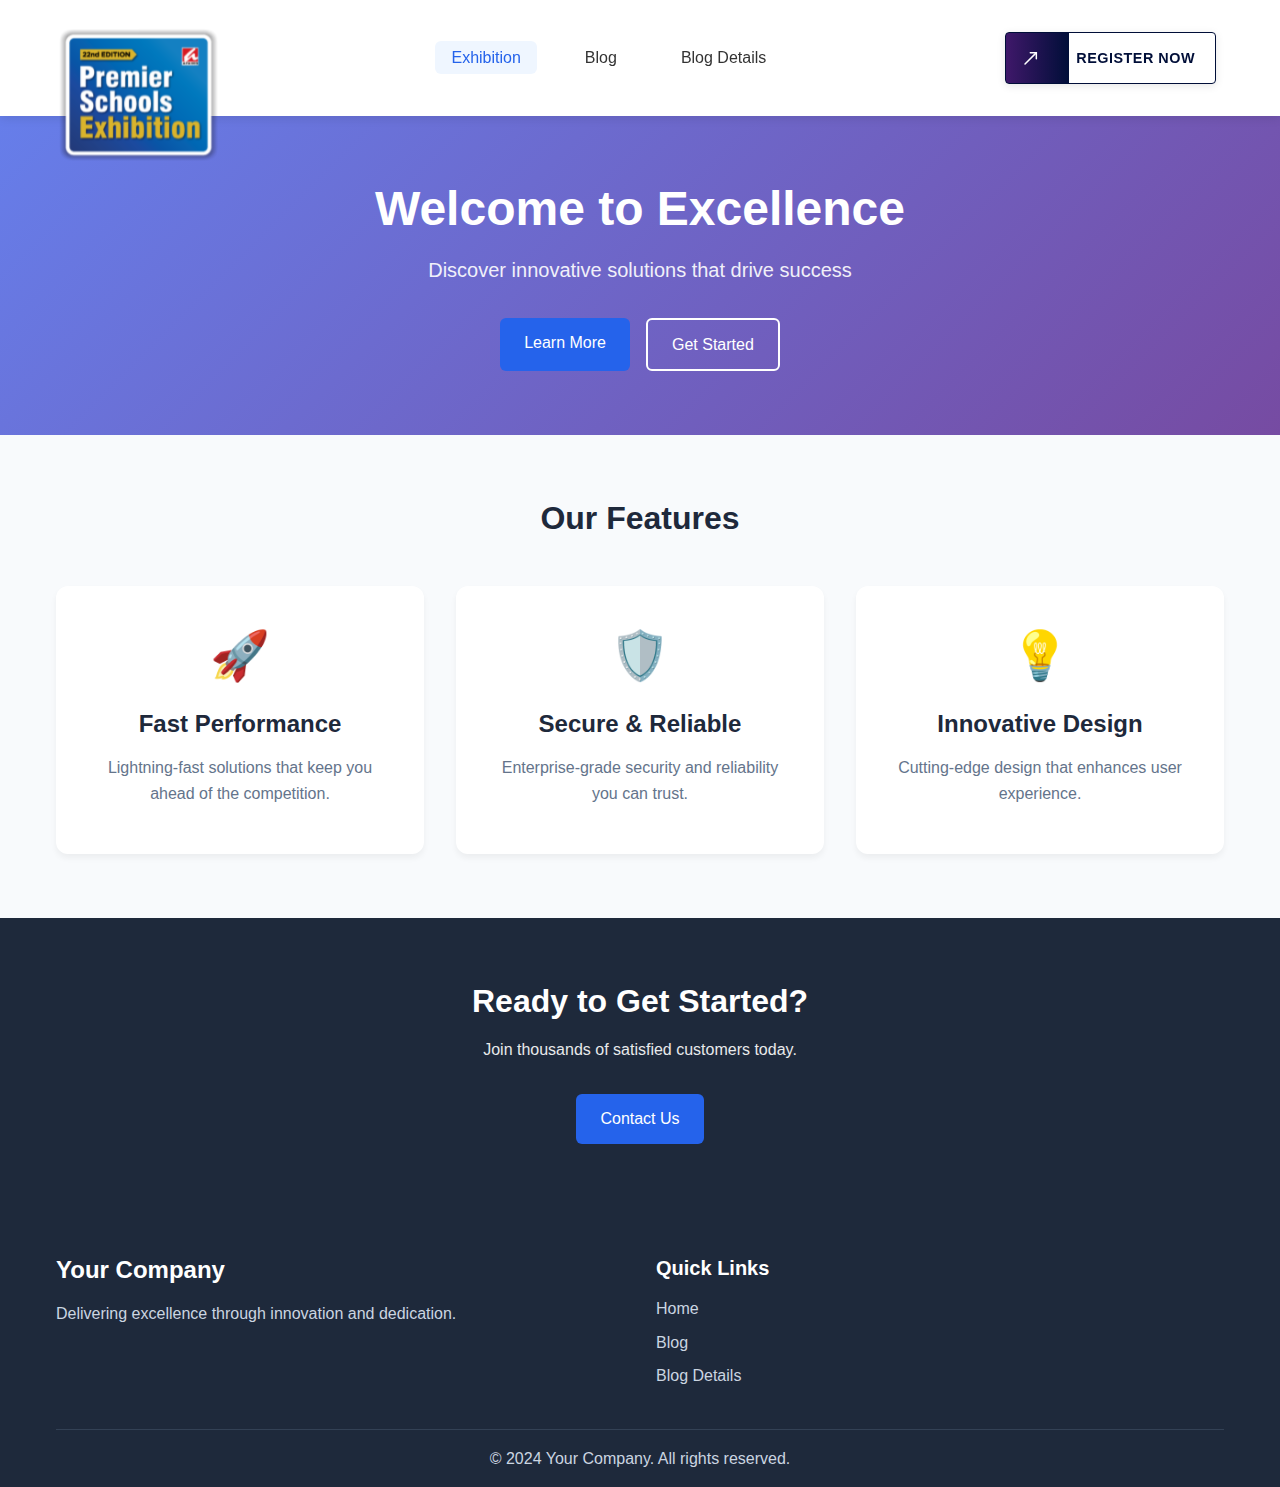
<file: index.html>
<!DOCTYPE html>
<html lang="en">
<head>
    <meta charset="UTF-8">
    <meta name="viewport" content="width=device-width, initial-scale=1.0">
    <meta name="description" content="Welcome to our website - Your trusted partner for quality services">
    <meta name="keywords" content="services, quality, professional, solutions">
    <meta name="author" content="Your Company Name">
    <title>Welcome - Your Company</title>
    <link rel="stylesheet" href="css/styles.css">
    <link rel="icon" href="favicon.ico" type="image/x-icon">
</head>
<body>
    <header class="header">
        <nav class="nav">
            <div class="nav__container">
                <div class="nav__logo">
                    <a href="index.html" class="nav__logo-link">
                        <img src="images/logo 1.svg" alt="Company Logo" class="nav__logo-img">
                    </a>
                </div>
                <ul class="nav__menu">
                    <li class="nav__item">
                        <a href="index.html" class="nav__link nav__link--active" aria-current="page">Exhibition</a>
                    </li>
                    <li class="nav__item">
                        <a href="blog.html" class="nav__link">Blog</a>
                    </li>
                    <li class="nav__item">
                        <a href="blog_details.html" class="nav__link">Blog Details</a>
                    </li>
                </ul>
                <div class="nav__register">
                    <!-- Initial Button -->
                    <button class="register-btn initial-btn" type="button">
                        <div class="register-btn__icon">
                            <img src="images/button_arrow.svg" alt="Arrow" class="register-btn__arrow">
                        </div>
                        <span class="register-btn__text">REGISTER NOW</span>
                    </button>
                    <!-- Scrolled Button -->
                    <button class="register-btn scrolled-btn" type="button" style="display:none">
                        <span class="register-btn__text">Register Now</span>
                        <span class="register-btn__icon">
                            <img src="images/button_arrow.svg" alt="Arrow" class="register-btn__arrow">
                        </span>
                    </button>
                </div>
            </div>
        </nav>
    </header>

    <main class="main">
        <section class="hero">
            <div class="hero__container">
                <h2 class="hero__title">Welcome to Excellence</h2>
                <p class="hero__subtitle">Discover innovative solutions that drive success</p>
                <div class="hero__actions">
                    <a href="blog.html" class="btn btn--primary">Learn More</a>
                    <a href="blog_details.html" class="btn btn--secondary">Get Started</a>
                </div>
            </div>
        </section>

        <section class="features">
            <div class="features__container">
                <h2 class="features__title">Our Features</h2>
                <div class="features__grid">
                    <article class="feature-card">
                        <div class="feature-card__icon">🚀</div>
                        <h3 class="feature-card__title">Fast Performance</h3>
                        <p class="feature-card__description">Lightning-fast solutions that keep you ahead of the competition.</p>
                    </article>
                    <article class="feature-card">
                        <div class="feature-card__icon">🛡️</div>
                        <h3 class="feature-card__title">Secure & Reliable</h3>
                        <p class="feature-card__description">Enterprise-grade security and reliability you can trust.</p>
                    </article>
                    <article class="feature-card">
                        <div class="feature-card__icon">💡</div>
                        <h3 class="feature-card__title">Innovative Design</h3>
                        <p class="feature-card__description">Cutting-edge design that enhances user experience.</p>
                    </article>
                </div>
            </div>
        </section>

        <section class="cta">
            <div class="cta__container">
                <h2 class="cta__title">Ready to Get Started?</h2>
                <p class="cta__text">Join thousands of satisfied customers today.</p>
                <a href="blog_details.html" class="btn btn--primary">Contact Us</a>
            </div>
        </section>
    </main>

    <footer class="footer">
        <div class="footer__container">
            <div class="footer__content">
                <div class="footer__section">
                    <h3 class="footer__title">Your Company</h3>
                    <p class="footer__description">Delivering excellence through innovation and dedication.</p>
                </div>
                <div class="footer__section">
                    <h4 class="footer__subtitle">Quick Links</h4>
                    <ul class="footer__links">
                        <li class="footer__item">
                            <a href="index.html" class="footer__link">Home</a>
                        </li>
                        <li class="footer__item">
                            <a href="blog.html" class="footer__link">Blog</a>
                        </li>
                        <li class="footer__item">
                            <a href="blog_details.html" class="footer__link">Blog Details</a>
                        </li>
                    </ul>
                </div>
            </div>
            <div class="footer__bottom">
                <p class="footer__copyright">&copy; 2024 Your Company. All rights reserved.</p>
            </div>
        </div>
    </footer>

    <script>
        // Header background change on scroll
        window.addEventListener('scroll', function() {
            const header = document.querySelector('.header');
            const initialBtn = document.querySelector('.register-btn.initial-btn');
            const scrolledBtn = document.querySelector('.register-btn.scrolled-btn');
            if (window.scrollY > 0) {
                header.classList.add('header--scrolled');
                if (initialBtn) initialBtn.style.display = 'none';
                if (scrolledBtn) scrolledBtn.style.display = 'flex';
            } else {
                header.classList.remove('header--scrolled');
                if (initialBtn) initialBtn.style.display = 'flex';
                if (scrolledBtn) scrolledBtn.style.display = 'none';
            }
        });

        // Register button toggle animation (only for initial button)
        const registerBtn = document.querySelector('.register-btn.initial-btn');
        if (registerBtn) {
            let toggled = false;
            registerBtn.addEventListener('click', function() {
                toggled = !toggled;
                if (toggled) {
                    this.classList.add('toggled');
                } else {
                    this.classList.remove('toggled');
                }
            });
        }
        // Prevent toggled class or any effect on scrolled button
        const scrolledBtn = document.querySelector('.register-btn.scrolled-btn');
        if (scrolledBtn) {
            scrolledBtn.addEventListener('click', function(e) {
                e.preventDefault();
                this.classList.remove('toggled');
            });
        }
    </script>
</body>
</html>
</file>
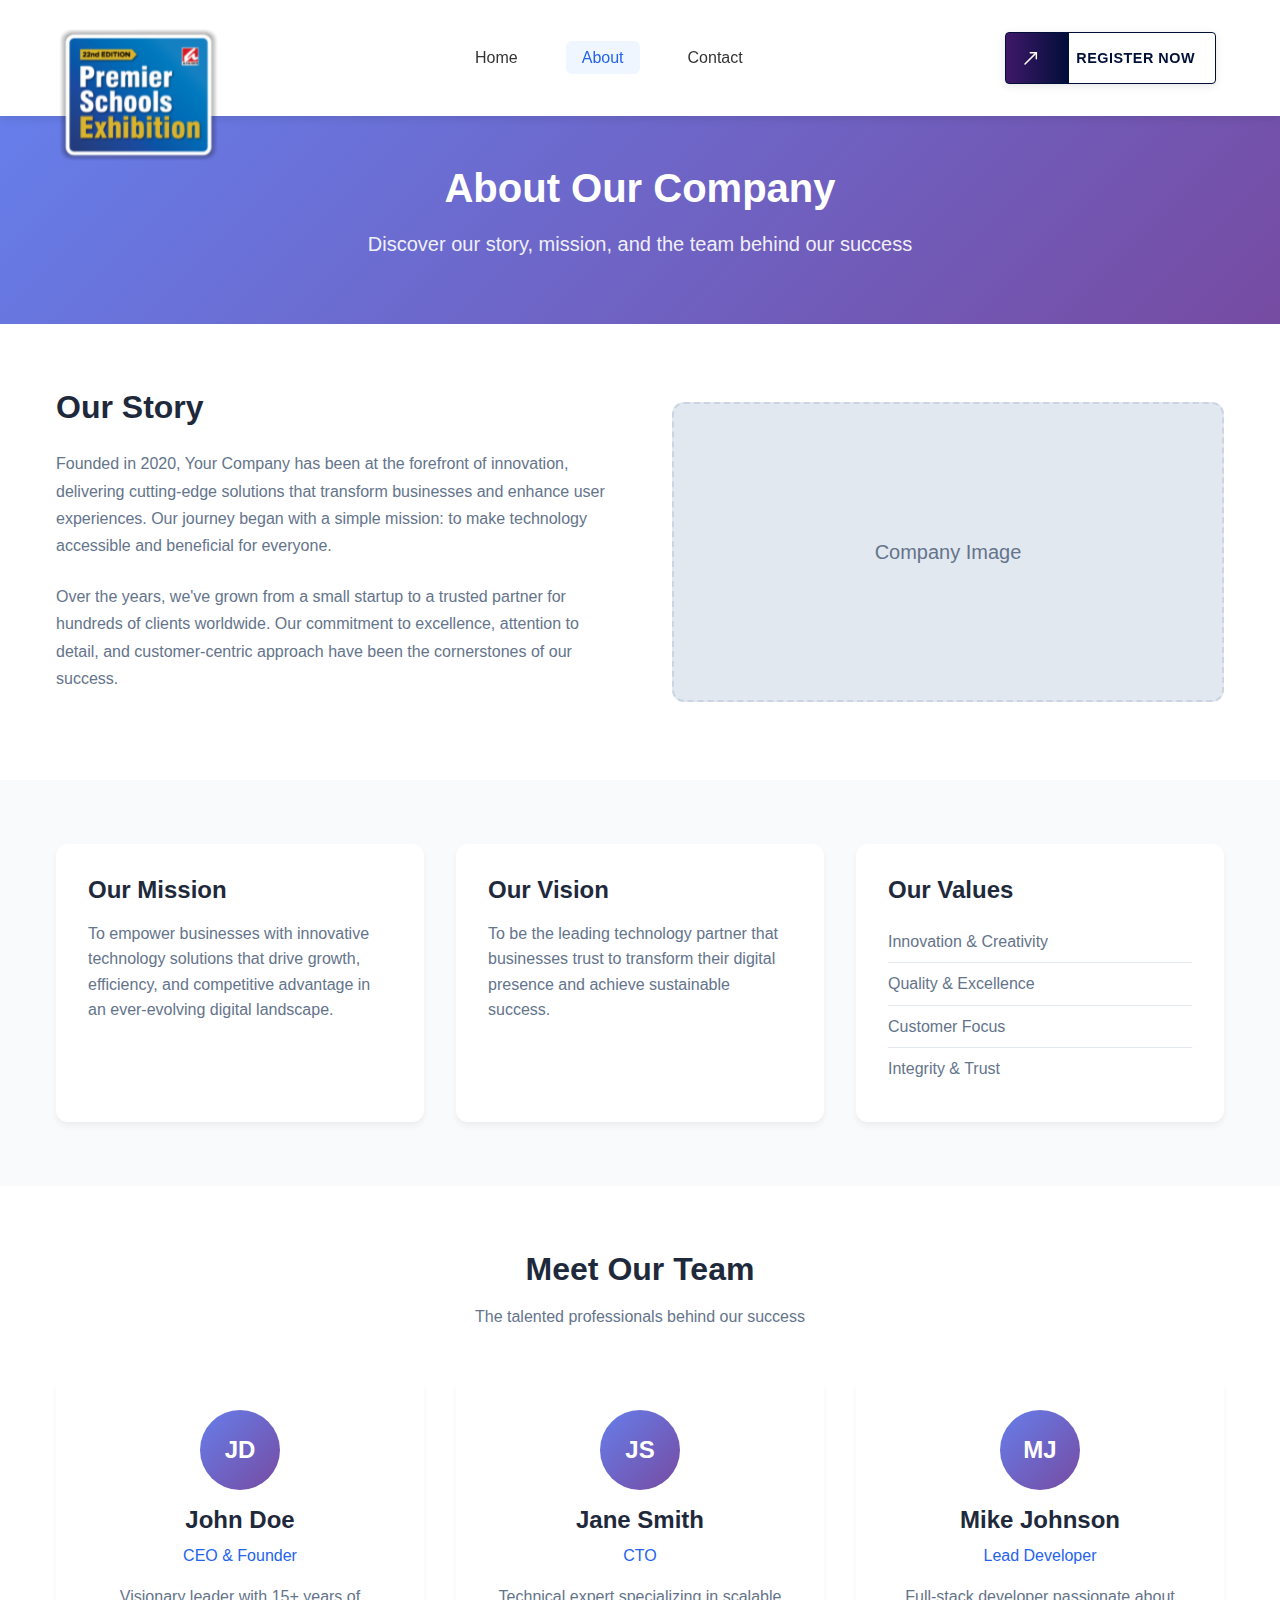
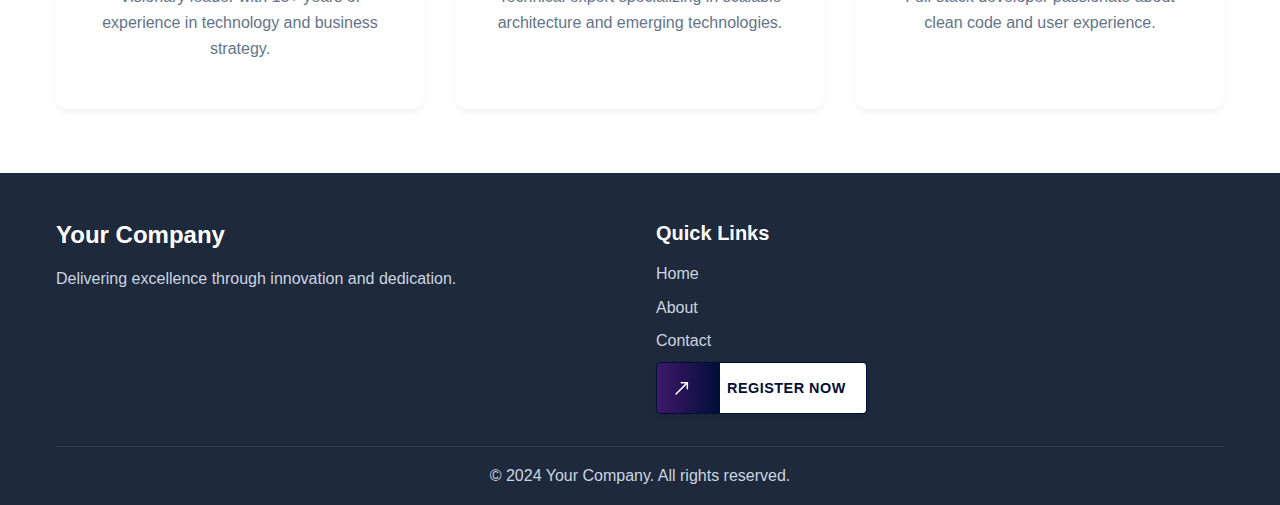
<file: about.html>
<!DOCTYPE html>
<html lang="en">
<head>
    <meta charset="UTF-8">
    <meta name="viewport" content="width=device-width, initial-scale=1.0">
    <meta name="description" content="Learn more about our company, mission, and values">
    <meta name="keywords" content="about us, company, mission, values, team">
    <meta name="author" content="Your Company Name">
    <title>About Us - Your Company</title>
    <link rel="stylesheet" href="css/styles.css">
    <link rel="icon" href="favicon.ico" type="image/x-icon">
</head>
<body>
    <header class="header">
        <nav class="nav">
            <div class="nav__container">
                <div class="nav__logo">
                    <a href="index.html" class="nav__logo-link">
                        <img src="images/logo 1.svg" alt="Company Logo" class="nav__logo-img">
                    </a>
                </div>
                <ul class="nav__menu">
                    <li class="nav__item">
                        <a href="index.html" class="nav__link">Home</a>
                    </li>
                    <li class="nav__item">
                        <a href="about.html" class="nav__link nav__link--active" aria-current="page">About</a>
                    </li>
                    <li class="nav__item">
                        <a href="contact.html" class="nav__link">Contact</a>
                    </li>
                </ul>
                <div class="nav__register">
                    <!-- Initial Button -->
                    <button class="register-btn initial-btn" type="button">
                        <div class="register-btn__icon">
                            <img src="images/button_arrow.svg" alt="Arrow" class="register-btn__arrow">
                        </div>
                        <span class="register-btn__text">REGISTER NOW</span>
                    </button>
                    <!-- Scrolled Button -->
                    <button class="register-btn scrolled-btn" type="button" style="display:none">
                        <span class="register-btn__text">Register Now</span>
                        <span class="register-btn__icon">
                            <img src="images/button_arrow.svg" alt="Arrow" class="register-btn__arrow">
                        </span>
                    </button>
                </div>
            </div>
        </nav>
    </header>

    <main class="main">
        <section class="page-header">
            <div class="page-header__container">
                <h1 class="page-header__title">About Our Company</h1>
                <p class="page-header__subtitle">Discover our story, mission, and the team behind our success</p>
            </div>
        </section>

        <section class="about-content">
            <div class="about-content__container">
                <div class="about-content__grid">
                    <div class="about-content__text">
                        <h2 class="about-content__title">Our Story</h2>
                        <p class="about-content__paragraph">
                            Founded in 2020, Your Company has been at the forefront of innovation, 
                            delivering cutting-edge solutions that transform businesses and enhance 
                            user experiences. Our journey began with a simple mission: to make 
                            technology accessible and beneficial for everyone.
                        </p>
                        <p class="about-content__paragraph">
                            Over the years, we've grown from a small startup to a trusted partner 
                            for hundreds of clients worldwide. Our commitment to excellence, 
                            attention to detail, and customer-centric approach have been the 
                            cornerstones of our success.
                        </p>
                    </div>
                    <div class="about-content__image">
                        <div class="about-content__image-placeholder">
                            <span class="about-content__image-text">Company Image</span>
                        </div>
                    </div>
                </div>
            </div>
        </section>

        <section class="mission-values">
            <div class="mission-values__container">
                <div class="mission-values__grid">
                    <article class="mission-card">
                        <h3 class="mission-card__title">Our Mission</h3>
                        <p class="mission-card__text">
                            To empower businesses with innovative technology solutions that drive 
                            growth, efficiency, and competitive advantage in an ever-evolving digital landscape.
                        </p>
                    </article>
                    <article class="mission-card">
                        <h3 class="mission-card__title">Our Vision</h3>
                        <p class="mission-card__text">
                            To be the leading technology partner that businesses trust to transform 
                            their digital presence and achieve sustainable success.
                        </p>
                    </article>
                    <article class="mission-card">
                        <h3 class="mission-card__title">Our Values</h3>
                        <ul class="mission-card__list">
                            <li class="mission-card__item">Innovation & Creativity</li>
                            <li class="mission-card__item">Quality & Excellence</li>
                            <li class="mission-card__item">Customer Focus</li>
                            <li class="mission-card__item">Integrity & Trust</li>
                        </ul>
                    </article>
                </div>
            </div>
        </section>

        <section class="team">
            <div class="team__container">
                <h2 class="team__title">Meet Our Team</h2>
                <p class="team__subtitle">The talented professionals behind our success</p>
                <div class="team__grid">
                    <article class="team-member">
                        <div class="team-member__avatar">
                            <span class="team-member__initials">JD</span>
                        </div>
                        <h3 class="team-member__name">John Doe</h3>
                        <p class="team-member__position">CEO & Founder</p>
                        <p class="team-member__bio">
                            Visionary leader with 15+ years of experience in technology and business strategy.
                        </p>
                    </article>
                    <article class="team-member">
                        <div class="team-member__avatar">
                            <span class="team-member__initials">JS</span>
                        </div>
                        <h3 class="team-member__name">Jane Smith</h3>
                        <p class="team-member__position">CTO</p>
                        <p class="team-member__bio">
                            Technical expert specializing in scalable architecture and emerging technologies.
                        </p>
                    </article>
                    <article class="team-member">
                        <div class="team-member__avatar">
                            <span class="team-member__initials">MJ</span>
                        </div>
                        <h3 class="team-member__name">Mike Johnson</h3>
                        <p class="team-member__position">Lead Developer</p>
                        <p class="team-member__bio">
                            Full-stack developer passionate about clean code and user experience.
                        </p>
                    </article>
                </div>
            </div>
        </section>
    </main>

    <footer class="footer">
        <div class="footer__container">
            <div class="footer__content">
                <div class="footer__section">
                    <h3 class="footer__title">Your Company</h3>
                    <p class="footer__description">Delivering excellence through innovation and dedication.</p>
                </div>
                <div class="footer__section">
                    <h4 class="footer__subtitle">Quick Links</h4>
                    <ul class="footer__links">
                        <li class="footer__item">
                            <a href="index.html" class="footer__link">Home</a>
                        </li>
                        <li class="footer__item">
                            <a href="about.html" class="footer__link">About</a>
                        </li>
                        <li class="footer__item">
                            <a href="contact.html" class="footer__link">Contact</a>
                        </li>
                                    </ul>
                <div class="nav__register">
                    <button class="register-btn" type="button">
                        <div class="register-btn__icon">
                            <img src="images/button_arrow.svg" alt="Arrow" class="register-btn__arrow">
                        </div>
                        <span class="register-btn__text">REGISTER NOW</span>
                    </button>
                </div>
            </div>
            </div>
            <div class="footer__bottom">
                <p class="footer__copyright">&copy; 2024 Your Company. All rights reserved.</p>
            </div>
        </div>
    </footer>

    <script>
        // Header background change on scroll
        window.addEventListener('scroll', function() {
            const header = document.querySelector('.header');
            const initialBtn = document.querySelector('.register-btn.initial-btn');
            const scrolledBtn = document.querySelector('.register-btn.scrolled-btn');
            if (window.scrollY > 0) {
                header.classList.add('header--scrolled');
                if (initialBtn) initialBtn.style.display = 'none';
                if (scrolledBtn) scrolledBtn.style.display = 'flex';
            } else {
                header.classList.remove('header--scrolled');
                if (initialBtn) initialBtn.style.display = 'flex';
                if (scrolledBtn) scrolledBtn.style.display = 'none';
            }
        });

        // Register button toggle animation (only for initial button)
        const registerBtn = document.querySelector('.register-btn.initial-btn');
        if (registerBtn) {
            let toggled = false;
            registerBtn.addEventListener('click', function() {
                toggled = !toggled;
                if (toggled) {
                    this.classList.add('toggled');
                } else {
                    this.classList.remove('toggled');
                }
            });
        }
        // Prevent toggled class or any effect on scrolled button
        const scrolledBtn = document.querySelector('.register-btn.scrolled-btn');
        if (scrolledBtn) {
            scrolledBtn.addEventListener('click', function(e) {
                e.preventDefault();
                this.classList.remove('toggled');
            });
        }
    </script>
</body>
</html>
</file>
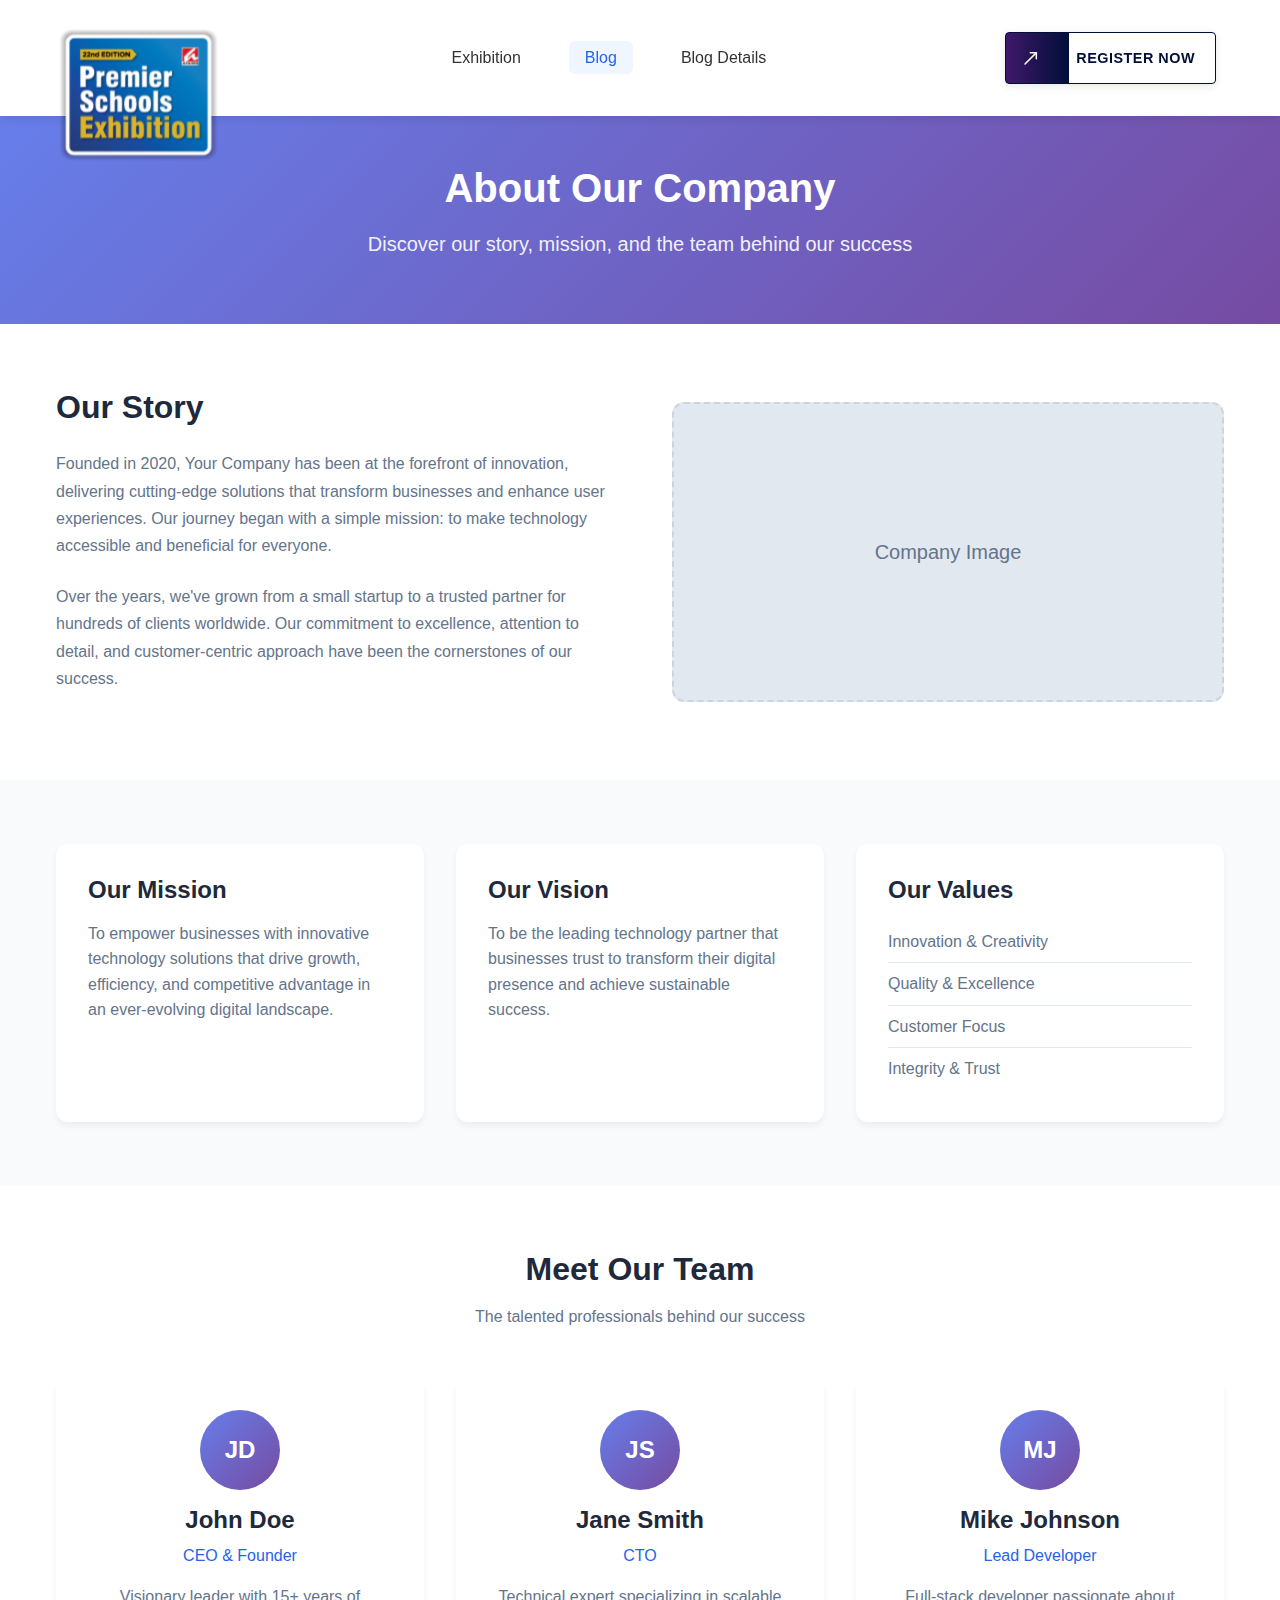
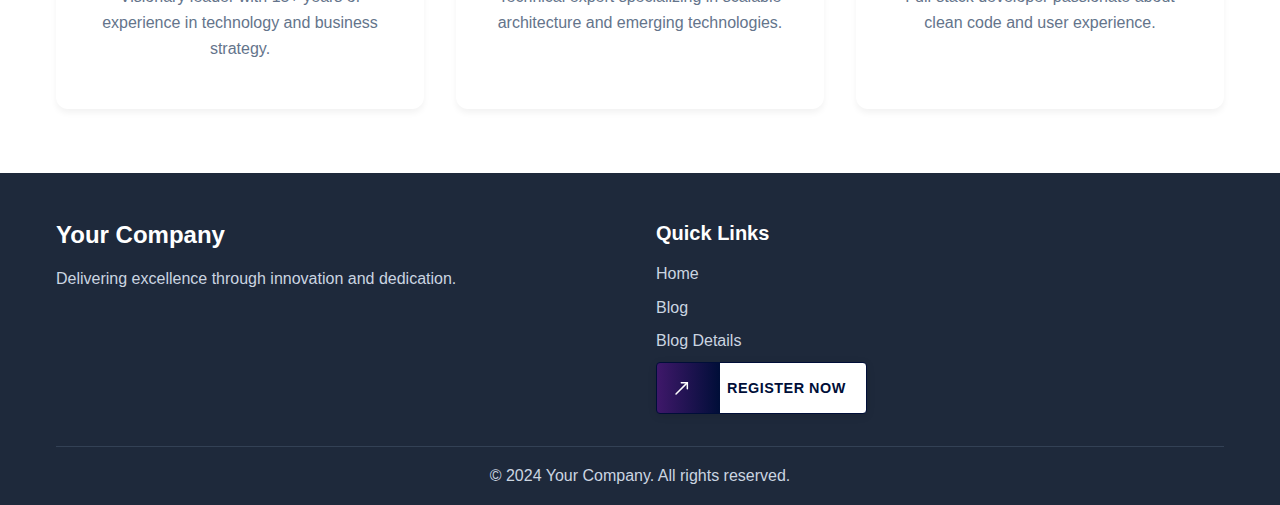
<file: blog.html>
<!DOCTYPE html>
<html lang="en">
<head>
    <meta charset="UTF-8">
    <meta name="viewport" content="width=device-width, initial-scale=1.0">
    <meta name="description" content="Learn more about our company, mission, and values">
    <meta name="keywords" content="about us, company, mission, values, team">
    <meta name="author" content="Your Company Name">
    <title>Blog - Your Company</title>
    <link rel="stylesheet" href="css/styles.css">
    <link rel="icon" href="favicon.ico" type="image/x-icon">
</head>
<body>
    <header class="header">
        <nav class="nav">
            <div class="nav__container">
                <div class="nav__logo">
                    <a href="index.html" class="nav__logo-link">
                        <img src="images/logo 1.svg" alt="Company Logo" class="nav__logo-img">
                    </a>
                </div>
                <ul class="nav__menu">
                    <li class="nav__item">
                        <a href="index.html" class="nav__link">Exhibition</a>
                    </li>
                    <li class="nav__item">
                        <a href="blog.html" class="nav__link nav__link--active" aria-current="page">Blog</a>
                    </li>
                    <li class="nav__item">
                        <a href="blog_details.html" class="nav__link">Blog Details</a>
                    </li>
                </ul>
                <div class="nav__register">
                    <!-- Initial Button -->
                    <button class="register-btn initial-btn" type="button">
                        <div class="register-btn__icon">
                            <img src="images/button_arrow.svg" alt="Arrow" class="register-btn__arrow">
                        </div>
                        <span class="register-btn__text">REGISTER NOW</span>
                    </button>
                    <!-- Scrolled Button -->
                    <button class="register-btn scrolled-btn" type="button" style="display:none">
                        <span class="register-btn__text">Register Now</span>
                        <span class="register-btn__icon">
                            <img src="images/button_arrow.svg" alt="Arrow" class="register-btn__arrow">
                        </span>
                    </button>
                </div>
            </div>
        </nav>
    </header>

    <main class="main">
        <section class="page-header">
            <div class="page-header__container">
                <h1 class="page-header__title">About Our Company</h1>
                <p class="page-header__subtitle">Discover our story, mission, and the team behind our success</p>
            </div>
        </section>

        <section class="about-content">
            <div class="about-content__container">
                <div class="about-content__grid">
                    <div class="about-content__text">
                        <h2 class="about-content__title">Our Story</h2>
                        <p class="about-content__paragraph">
                            Founded in 2020, Your Company has been at the forefront of innovation, 
                            delivering cutting-edge solutions that transform businesses and enhance 
                            user experiences. Our journey began with a simple mission: to make 
                            technology accessible and beneficial for everyone.
                        </p>
                        <p class="about-content__paragraph">
                            Over the years, we've grown from a small startup to a trusted partner 
                            for hundreds of clients worldwide. Our commitment to excellence, 
                            attention to detail, and customer-centric approach have been the 
                            cornerstones of our success.
                        </p>
                    </div>
                    <div class="about-content__image">
                        <div class="about-content__image-placeholder">
                            <span class="about-content__image-text">Company Image</span>
                        </div>
                    </div>
                </div>
            </div>
        </section>

        <section class="mission-values">
            <div class="mission-values__container">
                <div class="mission-values__grid">
                    <article class="mission-card">
                        <h3 class="mission-card__title">Our Mission</h3>
                        <p class="mission-card__text">
                            To empower businesses with innovative technology solutions that drive 
                            growth, efficiency, and competitive advantage in an ever-evolving digital landscape.
                        </p>
                    </article>
                    <article class="mission-card">
                        <h3 class="mission-card__title">Our Vision</h3>
                        <p class="mission-card__text">
                            To be the leading technology partner that businesses trust to transform 
                            their digital presence and achieve sustainable success.
                        </p>
                    </article>
                    <article class="mission-card">
                        <h3 class="mission-card__title">Our Values</h3>
                        <ul class="mission-card__list">
                            <li class="mission-card__item">Innovation & Creativity</li>
                            <li class="mission-card__item">Quality & Excellence</li>
                            <li class="mission-card__item">Customer Focus</li>
                            <li class="mission-card__item">Integrity & Trust</li>
                        </ul>
                    </article>
                </div>
            </div>
        </section>

        <section class="team">
            <div class="team__container">
                <h2 class="team__title">Meet Our Team</h2>
                <p class="team__subtitle">The talented professionals behind our success</p>
                <div class="team__grid">
                    <article class="team-member">
                        <div class="team-member__avatar">
                            <span class="team-member__initials">JD</span>
                        </div>
                        <h3 class="team-member__name">John Doe</h3>
                        <p class="team-member__position">CEO & Founder</p>
                        <p class="team-member__bio">
                            Visionary leader with 15+ years of experience in technology and business strategy.
                        </p>
                    </article>
                    <article class="team-member">
                        <div class="team-member__avatar">
                            <span class="team-member__initials">JS</span>
                        </div>
                        <h3 class="team-member__name">Jane Smith</h3>
                        <p class="team-member__position">CTO</p>
                        <p class="team-member__bio">
                            Technical expert specializing in scalable architecture and emerging technologies.
                        </p>
                    </article>
                    <article class="team-member">
                        <div class="team-member__avatar">
                            <span class="team-member__initials">MJ</span>
                        </div>
                        <h3 class="team-member__name">Mike Johnson</h3>
                        <p class="team-member__position">Lead Developer</p>
                        <p class="team-member__bio">
                            Full-stack developer passionate about clean code and user experience.
                        </p>
                    </article>
                </div>
            </div>
        </section>
    </main>

    <footer class="footer">
        <div class="footer__container">
            <div class="footer__content">
                <div class="footer__section">
                    <h3 class="footer__title">Your Company</h3>
                    <p class="footer__description">Delivering excellence through innovation and dedication.</p>
                </div>
                <div class="footer__section">
                    <h4 class="footer__subtitle">Quick Links</h4>
                    <ul class="footer__links">
                        <li class="footer__item">
                            <a href="index.html" class="footer__link">Home</a>
                        </li>
                        <li class="footer__item">
                            <a href="blog.html" class="footer__link">Blog</a>
                        </li>
                        <li class="footer__item">
                            <a href="blog_details.html" class="footer__link">Blog Details</a>
                        </li>
                                    </ul>
                <div class="nav__register">
                    <button class="register-btn" type="button">
                        <div class="register-btn__icon">
                            <img src="images/button_arrow.svg" alt="Arrow" class="register-btn__arrow">
                        </div>
                        <span class="register-btn__text">REGISTER NOW</span>
                    </button>
                </div>
            </div>
            </div>
            <div class="footer__bottom">
                <p class="footer__copyright">&copy; 2024 Your Company. All rights reserved.</p>
            </div>
        </div>
    </footer>

    <script>
        // Header background change on scroll
        window.addEventListener('scroll', function() {
            const header = document.querySelector('.header');
            const initialBtn = document.querySelector('.register-btn.initial-btn');
            const scrolledBtn = document.querySelector('.register-btn.scrolled-btn');
            if (window.scrollY > 0) {
                header.classList.add('header--scrolled');
                if (initialBtn) initialBtn.style.display = 'none';
                if (scrolledBtn) scrolledBtn.style.display = 'flex';
            } else {
                header.classList.remove('header--scrolled');
                if (initialBtn) initialBtn.style.display = 'flex';
                if (scrolledBtn) scrolledBtn.style.display = 'none';
            }
        });

        // Register button toggle animation (only for initial button)
        const registerBtn = document.querySelector('.register-btn.initial-btn');
        if (registerBtn) {
            let toggled = false;
            registerBtn.addEventListener('click', function() {
                toggled = !toggled;
                if (toggled) {
                    this.classList.add('toggled');
                } else {
                    this.classList.remove('toggled');
                }
            });
        }
        // Prevent toggled class or any effect on scrolled button
        const scrolledBtn = document.querySelector('.register-btn.scrolled-btn');
        if (scrolledBtn) {
            scrolledBtn.addEventListener('click', function(e) {
                e.preventDefault();
                this.classList.remove('toggled');
            });
        }
    </script>
</body>
</html>
</file>
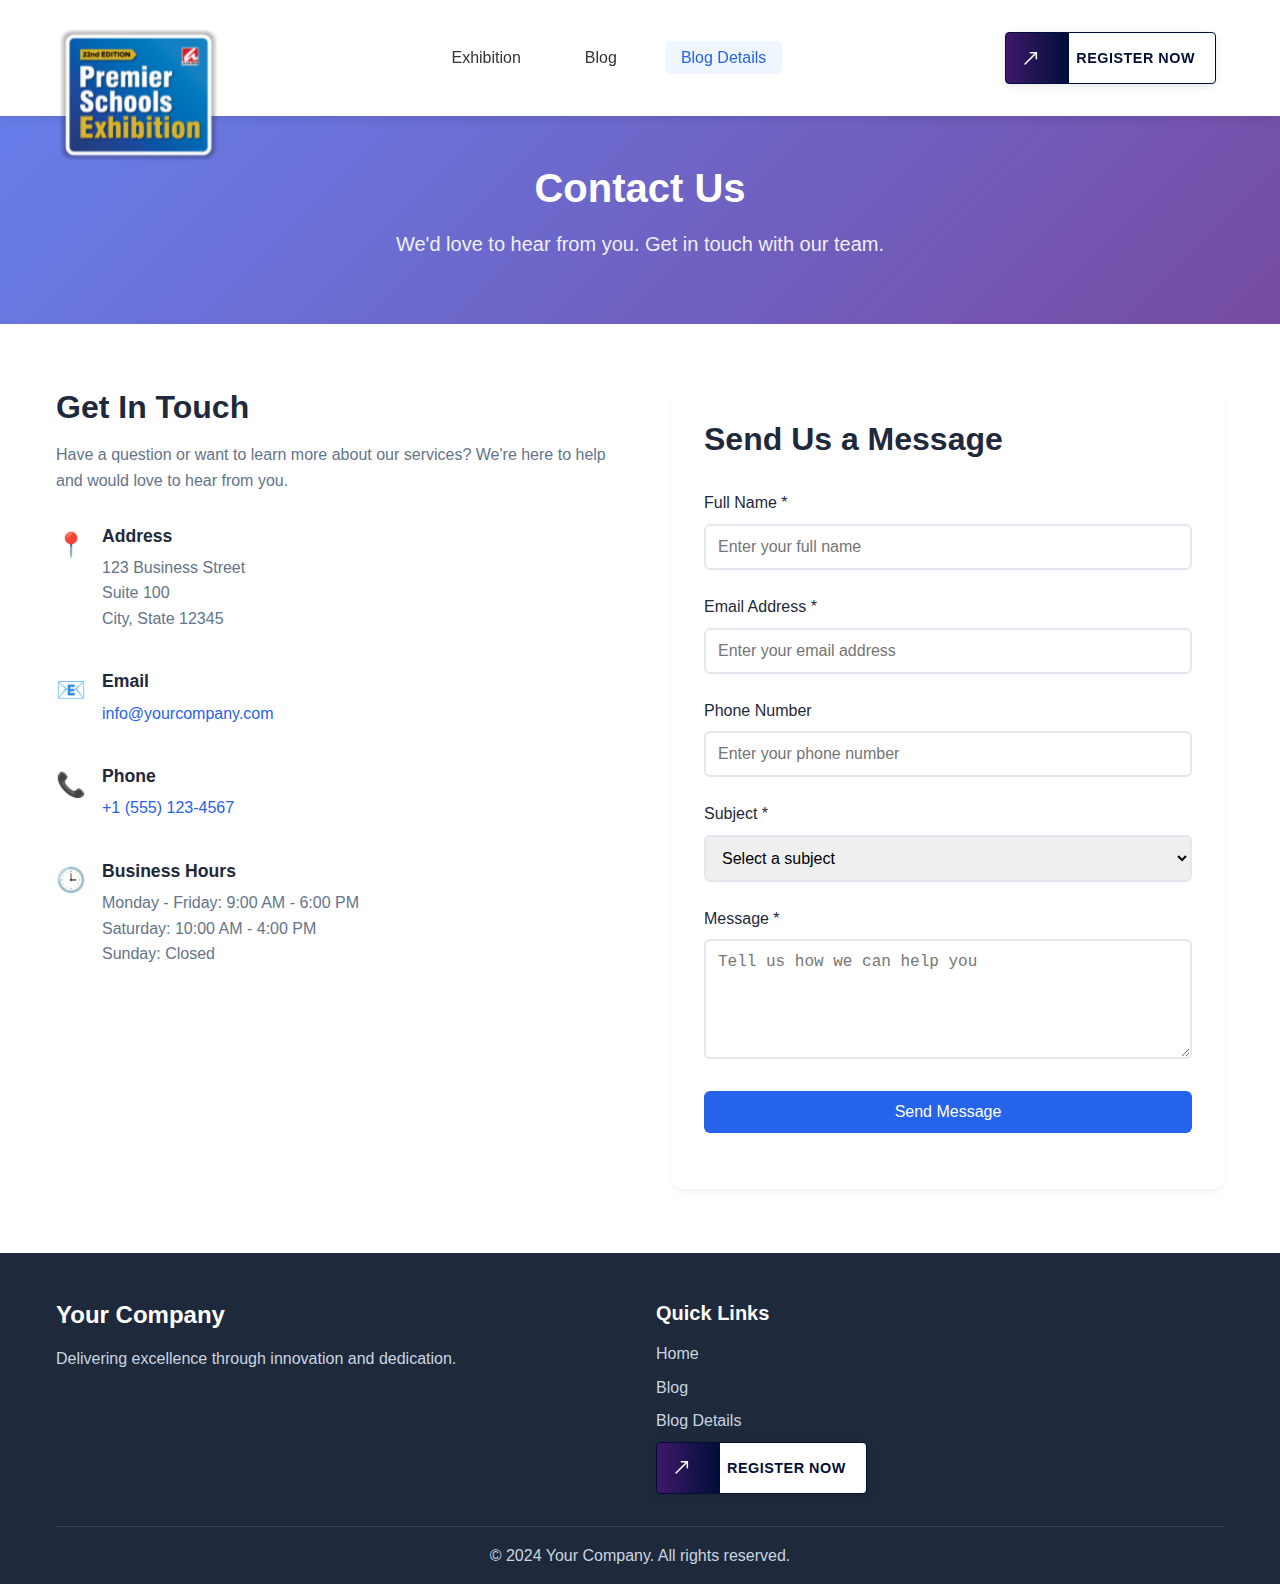
<file: blog_details.html>
<!DOCTYPE html>
<html lang="en">
<head>
    <meta charset="UTF-8">
    <meta name="viewport" content="width=device-width, initial-scale=1.0">
    <meta name="description" content="Get in touch with us - Contact information and inquiry form">
    <meta name="keywords" content="contact, get in touch, support, inquiry">
    <meta name="author" content="Your Company Name">
    <title>Blog Details - Your Company</title>
    <link rel="stylesheet" href="css/styles.css">
    <link rel="icon" href="favicon.ico" type="image/x-icon">
</head>
<body>
    <header class="header">
        <nav class="nav">
            <div class="nav__container">
                <div class="nav__logo">
                    <a href="index.html" class="nav__logo-link">
                        <img src="images/logo 1.svg" alt="Company Logo" class="nav__logo-img">
                    </a>
                </div>
                <ul class="nav__menu">
                    <li class="nav__item">
                        <a href="index.html" class="nav__link">Exhibition</a>
                    </li>
                    <li class="nav__item">
                        <a href="blog.html" class="nav__link">Blog</a>
                    </li>
                    <li class="nav__item">
                        <a href="blog_details.html" class="nav__link nav__link--active" aria-current="page">Blog Details</a>
                    </li>
                </ul>
                <div class="nav__register">
                    <!-- Initial Button -->
                    <button class="register-btn initial-btn" type="button">
                        <div class="register-btn__icon">
                            <img src="images/button_arrow.svg" alt="Arrow" class="register-btn__arrow">
                        </div>
                        <span class="register-btn__text">REGISTER NOW</span>
                    </button>
                    <!-- Scrolled Button -->
                    <button class="register-btn scrolled-btn" type="button" style="display:none">
                        <span class="register-btn__text">Register Now</span>
                        <span class="register-btn__icon">
                            <img src="images/button_arrow.svg" alt="Arrow" class="register-btn__arrow">
                        </span>
                    </button>
                </div>
            </div>
        </nav>
    </header>

    <main class="main">
        <section class="page-header">
            <div class="page-header__container">
                <h1 class="page-header__title">Contact Us</h1>
                <p class="page-header__subtitle">We'd love to hear from you. Get in touch with our team.</p>
            </div>
        </section>

        <section class="contact-content">
            <div class="contact-content__container">
                <div class="contact-content__grid">
                    <div class="contact-info">
                        <h2 class="contact-info__title">Get In Touch</h2>
                        <p class="contact-info__description">
                            Have a question or want to learn more about our services? 
                            We're here to help and would love to hear from you.
                        </p>
                        
                        <div class="contact-info__details">
                            <div class="contact-info__item">
                                <div class="contact-info__icon">📍</div>
                                <div class="contact-info__content">
                                    <h3 class="contact-info__label">Address</h3>
                                    <p class="contact-info__text">
                                        123 Business Street<br>
                                        Suite 100<br>
                                        City, State 12345
                                    </p>
                                </div>
                            </div>
                            
                            <div class="contact-info__item">
                                <div class="contact-info__icon">📧</div>
                                <div class="contact-info__content">
                                    <h3 class="contact-info__label">Email</h3>
                                    <p class="contact-info__text">
                                        <a href="mailto:info@yourcompany.com" class="contact-info__link">
                                            info@yourcompany.com
                                        </a>
                                    </p>
                                </div>
                            </div>
                            
                            <div class="contact-info__item">
                                <div class="contact-info__icon">📞</div>
                                <div class="contact-info__content">
                                    <h3 class="contact-info__label">Phone</h3>
                                    <p class="contact-info__text">
                                        <a href="tel:+1-555-123-4567" class="contact-info__link">
                                            +1 (555) 123-4567
                                        </a>
                                    </p>
                                </div>
                            </div>
                            
                            <div class="contact-info__item">
                                <div class="contact-info__icon">🕒</div>
                                <div class="contact-info__content">
                                    <h3 class="contact-info__label">Business Hours</h3>
                                    <p class="contact-info__text">
                                        Monday - Friday: 9:00 AM - 6:00 PM<br>
                                        Saturday: 10:00 AM - 4:00 PM<br>
                                        Sunday: Closed
                                    </p>
                                </div>
                            </div>
                        </div>
                    </div>
                    
                    <div class="contact-form">
                        <h2 class="contact-form__title">Send Us a Message</h2>
                        <form class="contact-form__form" action="#" method="POST">
                            <div class="form-group">
                                <label for="name" class="form-group__label">Full Name *</label>
                                <input 
                                    type="text" 
                                    id="name" 
                                    name="name" 
                                    class="form-group__input" 
                                    required 
                                    aria-required="true"
                                    placeholder="Enter your full name"
                                >
                            </div>
                            
                            <div class="form-group">
                                <label for="email" class="form-group__label">Email Address *</label>
                                <input 
                                    type="email" 
                                    id="email" 
                                    name="email" 
                                    class="form-group__input" 
                                    required 
                                    aria-required="true"
                                    placeholder="Enter your email address"
                                >
                            </div>
                            
                            <div class="form-group">
                                <label for="phone" class="form-group__label">Phone Number</label>
                                <input 
                                    type="tel" 
                                    id="phone" 
                                    name="phone" 
                                    class="form-group__input"
                                    placeholder="Enter your phone number"
                                >
                            </div>
                            
                            <div class="form-group">
                                <label for="subject" class="form-group__label">Subject *</label>
                                <select id="subject" name="subject" class="form-group__select" required aria-required="true">
                                    <option value="">Select a subject</option>
                                    <option value="general">General Inquiry</option>
                                    <option value="support">Technical Support</option>
                                    <option value="sales">Sales Question</option>
                                    <option value="partnership">Partnership</option>
                                    <option value="other">Other</option>
                                </select>
                            </div>
                            
                            <div class="form-group">
                                <label for="message" class="form-group__label">Message *</label>
                                <textarea 
                                    id="message" 
                                    name="message" 
                                    class="form-group__textarea" 
                                    rows="5" 
                                    required 
                                    aria-required="true"
                                    placeholder="Tell us how we can help you"
                                ></textarea>
                            </div>
                            
                            <div class="form-group">
                                <button type="submit" class="btn btn--primary btn--full-width">
                                    Send Message
                                </button>
                            </div>
                        </form>
                    </div>
                </div>
            </div>
        </section>
    </main>

    <footer class="footer">
        <div class="footer__container">
            <div class="footer__content">
                <div class="footer__section">
                    <h3 class="footer__title">Your Company</h3>
                    <p class="footer__description">Delivering excellence through innovation and dedication.</p>
                </div>
                <div class="footer__section">
                    <h4 class="footer__subtitle">Quick Links</h4>
                    <ul class="footer__links">
                        <li class="footer__item">
                            <a href="index.html" class="footer__link">Home</a>
                        </li>
                        <li class="footer__item">
                            <a href="blog.html" class="footer__link">Blog</a>
                        </li>
                        <li class="footer__item">
                            <a href="blog_details.html" class="footer__link">Blog Details</a>
                        </li>
                                    </ul>
                <div class="nav__register">
                    <button class="register-btn" type="button">
                        <div class="register-btn__icon">
                            <img src="images/button_arrow.svg" alt="Arrow" class="register-btn__arrow">
                        </div>
                        <span class="register-btn__text">REGISTER NOW</span>
                    </button>
                </div>
            </div>
            </div>
            <div class="footer__bottom">
                <p class="footer__copyright">&copy; 2024 Your Company. All rights reserved.</p>
            </div>
        </div>
    </footer>

    <script>
        // Header background change on scroll
        window.addEventListener('scroll', function() {
            const header = document.querySelector('.header');
            const initialBtn = document.querySelector('.register-btn.initial-btn');
            const scrolledBtn = document.querySelector('.register-btn.scrolled-btn');
            if (window.scrollY > 0) {
                header.classList.add('header--scrolled');
                if (initialBtn) initialBtn.style.display = 'none';
                if (scrolledBtn) scrolledBtn.style.display = 'flex';
            } else {
                header.classList.remove('header--scrolled');
                if (initialBtn) initialBtn.style.display = 'flex';
                if (scrolledBtn) scrolledBtn.style.display = 'none';
            }
        });

        // Register button toggle animation (only for initial button)
        const registerBtn = document.querySelector('.register-btn.initial-btn');
        if (registerBtn) {
            let toggled = false;
            registerBtn.addEventListener('click', function() {
                toggled = !toggled;
                if (toggled) {
                    this.classList.add('toggled');
                } else {
                    this.classList.remove('toggled');
                }
            });
        }
        // Prevent toggled class or any effect on scrolled button
        const scrolledBtn = document.querySelector('.register-btn.scrolled-btn');
        if (scrolledBtn) {
            scrolledBtn.addEventListener('click', function(e) {
                e.preventDefault();
                this.classList.remove('toggled');
            });
        }
    </script>
</body>
</html>
</file>
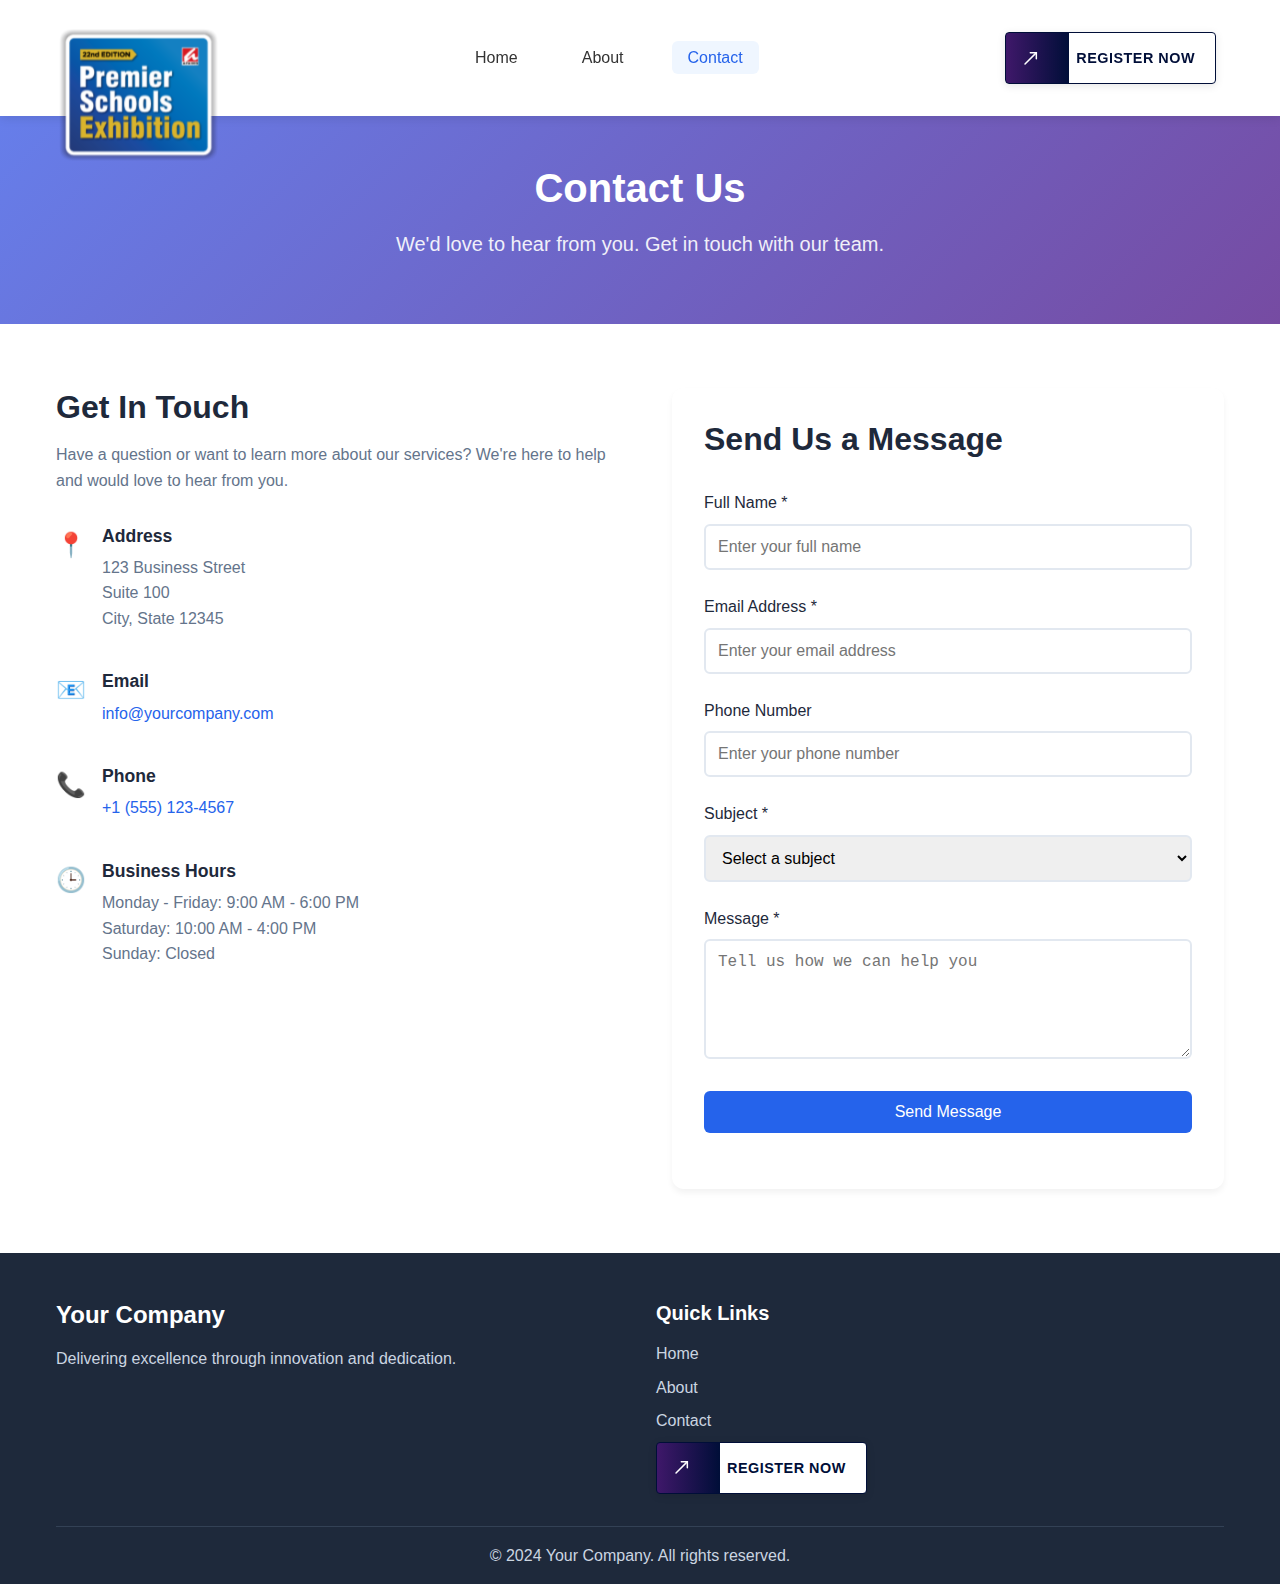
<file: contact.html>
<!DOCTYPE html>
<html lang="en">
<head>
    <meta charset="UTF-8">
    <meta name="viewport" content="width=device-width, initial-scale=1.0">
    <meta name="description" content="Get in touch with us - Contact information and inquiry form">
    <meta name="keywords" content="contact, get in touch, support, inquiry">
    <meta name="author" content="Your Company Name">
    <title>Contact Us - Your Company</title>
    <link rel="stylesheet" href="css/styles.css">
    <link rel="icon" href="favicon.ico" type="image/x-icon">
</head>
<body>
    <header class="header">
        <nav class="nav">
            <div class="nav__container">
                <div class="nav__logo">
                    <a href="index.html" class="nav__logo-link">
                        <img src="images/logo 1.svg" alt="Company Logo" class="nav__logo-img">
                    </a>
                </div>
                <ul class="nav__menu">
                    <li class="nav__item">
                        <a href="index.html" class="nav__link">Home</a>
                    </li>
                    <li class="nav__item">
                        <a href="about.html" class="nav__link">About</a>
                    </li>
                    <li class="nav__item">
                        <a href="contact.html" class="nav__link nav__link--active" aria-current="page">Contact</a>
                    </li>
                </ul>
                <div class="nav__register">
                    <button class="register-btn" type="button">
                        <div class="register-btn__icon">
                            <img src="images/button_arrow.svg" alt="Arrow" class="register-btn__arrow">
                        </div>
                        <span class="register-btn__text">REGISTER NOW</span>
                    </button>
                </div>
            </div>
        </nav>
    </header>

    <main class="main">
        <section class="page-header">
            <div class="page-header__container">
                <h1 class="page-header__title">Contact Us</h1>
                <p class="page-header__subtitle">We'd love to hear from you. Get in touch with our team.</p>
            </div>
        </section>

        <section class="contact-content">
            <div class="contact-content__container">
                <div class="contact-content__grid">
                    <div class="contact-info">
                        <h2 class="contact-info__title">Get In Touch</h2>
                        <p class="contact-info__description">
                            Have a question or want to learn more about our services? 
                            We're here to help and would love to hear from you.
                        </p>
                        
                        <div class="contact-info__details">
                            <div class="contact-info__item">
                                <div class="contact-info__icon">📍</div>
                                <div class="contact-info__content">
                                    <h3 class="contact-info__label">Address</h3>
                                    <p class="contact-info__text">
                                        123 Business Street<br>
                                        Suite 100<br>
                                        City, State 12345
                                    </p>
                                </div>
                            </div>
                            
                            <div class="contact-info__item">
                                <div class="contact-info__icon">📧</div>
                                <div class="contact-info__content">
                                    <h3 class="contact-info__label">Email</h3>
                                    <p class="contact-info__text">
                                        <a href="mailto:info@yourcompany.com" class="contact-info__link">
                                            info@yourcompany.com
                                        </a>
                                    </p>
                                </div>
                            </div>
                            
                            <div class="contact-info__item">
                                <div class="contact-info__icon">📞</div>
                                <div class="contact-info__content">
                                    <h3 class="contact-info__label">Phone</h3>
                                    <p class="contact-info__text">
                                        <a href="tel:+1-555-123-4567" class="contact-info__link">
                                            +1 (555) 123-4567
                                        </a>
                                    </p>
                                </div>
                            </div>
                            
                            <div class="contact-info__item">
                                <div class="contact-info__icon">🕒</div>
                                <div class="contact-info__content">
                                    <h3 class="contact-info__label">Business Hours</h3>
                                    <p class="contact-info__text">
                                        Monday - Friday: 9:00 AM - 6:00 PM<br>
                                        Saturday: 10:00 AM - 4:00 PM<br>
                                        Sunday: Closed
                                    </p>
                                </div>
                            </div>
                        </div>
                    </div>
                    
                    <div class="contact-form">
                        <h2 class="contact-form__title">Send Us a Message</h2>
                        <form class="contact-form__form" action="#" method="POST">
                            <div class="form-group">
                                <label for="name" class="form-group__label">Full Name *</label>
                                <input 
                                    type="text" 
                                    id="name" 
                                    name="name" 
                                    class="form-group__input" 
                                    required 
                                    aria-required="true"
                                    placeholder="Enter your full name"
                                >
                            </div>
                            
                            <div class="form-group">
                                <label for="email" class="form-group__label">Email Address *</label>
                                <input 
                                    type="email" 
                                    id="email" 
                                    name="email" 
                                    class="form-group__input" 
                                    required 
                                    aria-required="true"
                                    placeholder="Enter your email address"
                                >
                            </div>
                            
                            <div class="form-group">
                                <label for="phone" class="form-group__label">Phone Number</label>
                                <input 
                                    type="tel" 
                                    id="phone" 
                                    name="phone" 
                                    class="form-group__input"
                                    placeholder="Enter your phone number"
                                >
                            </div>
                            
                            <div class="form-group">
                                <label for="subject" class="form-group__label">Subject *</label>
                                <select id="subject" name="subject" class="form-group__select" required aria-required="true">
                                    <option value="">Select a subject</option>
                                    <option value="general">General Inquiry</option>
                                    <option value="support">Technical Support</option>
                                    <option value="sales">Sales Question</option>
                                    <option value="partnership">Partnership</option>
                                    <option value="other">Other</option>
                                </select>
                            </div>
                            
                            <div class="form-group">
                                <label for="message" class="form-group__label">Message *</label>
                                <textarea 
                                    id="message" 
                                    name="message" 
                                    class="form-group__textarea" 
                                    rows="5" 
                                    required 
                                    aria-required="true"
                                    placeholder="Tell us how we can help you"
                                ></textarea>
                            </div>
                            
                            <div class="form-group">
                                <button type="submit" class="btn btn--primary btn--full-width">
                                    Send Message
                                </button>
                            </div>
                        </form>
                    </div>
                </div>
            </div>
        </section>
    </main>

    <footer class="footer">
        <div class="footer__container">
            <div class="footer__content">
                <div class="footer__section">
                    <h3 class="footer__title">Your Company</h3>
                    <p class="footer__description">Delivering excellence through innovation and dedication.</p>
                </div>
                <div class="footer__section">
                    <h4 class="footer__subtitle">Quick Links</h4>
                    <ul class="footer__links">
                        <li class="footer__item">
                            <a href="index.html" class="footer__link">Home</a>
                        </li>
                        <li class="footer__item">
                            <a href="about.html" class="footer__link">About</a>
                        </li>
                        <li class="footer__item">
                            <a href="contact.html" class="footer__link">Contact</a>
                        </li>
                                    </ul>
                <div class="nav__register">
                    <button class="register-btn" type="button">
                        <div class="register-btn__icon">
                            <img src="images/button_arrow.svg" alt="Arrow" class="register-btn__arrow">
                        </div>
                        <span class="register-btn__text">REGISTER NOW</span>
                    </button>
                </div>
            </div>
            </div>
            <div class="footer__bottom">
                <p class="footer__copyright">&copy; 2024 Your Company. All rights reserved.</p>
            </div>
        </div>
    </footer>

    <script>
        // Header background change on scroll
        window.addEventListener('scroll', function() {
            const header = document.querySelector('.header');
            if (window.scrollY > 0) {
                header.classList.add('header--scrolled');
            } else {
                header.classList.remove('header--scrolled');
            }
        });

        // Register button click animation
        const registerBtn = document.querySelector('.register-btn');
        registerBtn.addEventListener('click', function() {
            this.classList.add('clicked');
            setTimeout(() => {
                this.classList.remove('clicked');
            }, 300);
        });
    </script>
</body>
</html>
</file>
<file: css/styles.css>
/* Minimal style for scrolled register button */
.register-btn.scrolled-btn {
    background: #fff;
    border: 2px solid #3F186A;
    border-radius: 6px;
    box-shadow: 0 2px 8px rgba(63, 24, 106, 0.10);
    color: #3F186A;
    font-weight: 600;
    font-size: 1rem;
    padding: 0.5rem 1.25rem 0.5rem 1.5rem;
    display: flex;
    align-items: center;
    gap: 0.75rem;
    cursor: pointer;
    min-width: 0;
    transition: none;
    box-sizing: border-box;
}
.register-btn.scrolled-btn .register-btn__text {
    color: #3F186A;
    font-weight: 600;
    font-size: 1rem;
    letter-spacing: 0;
    padding: 0;
    text-transform: none;
    transition: none;
}
.register-btn.scrolled-btn .register-btn__icon {
    order: 2;
    background: none;
    width: 1.5rem;
    height: 1.5rem;
    display: flex;
    align-items: center;
    justify-content: center;
    transition: none;
    margin-left: 0.25rem;
}
.register-btn.scrolled-btn .register-btn__arrow {
    width: 1.25rem;
    height: 1.25rem;
    transform: rotate(0deg);
    /* Use filter to make SVG arrow #3F186A */
    filter: brightness(0) saturate(100%) invert(14%) sepia(60%) saturate(1162%) hue-rotate(238deg) brightness(90%) contrast(98%);
    transition: none;
}
.register-btn.scrolled-btn:hover,
.register-btn.scrolled-btn:active,
.register-btn.scrolled-btn.toggled {
    background: #fff !important;
    color: #3F186A !important;
    border: 2px solid #3F186A !important;
    box-shadow: 0 2px 8px rgba(63, 24, 106, 0.10) !important;
}
.register-btn.scrolled-btn .register-btn__icon,
.register-btn.scrolled-btn .register-btn__arrow,
.register-btn.scrolled-btn .register-btn__text {
    pointer-events: none;
}
.header--scrolled .register-btn {
    all: unset;
    display: flex;
    align-items: center;
    background: #fff;
    border: 2px solid #3F186A;
    border-radius: 6px;
    box-shadow: 0 2px 8px rgba(63, 24, 106, 0.10);
    color: #3F186A;
    font-weight: 600;
    font-size: 1rem;
    padding: 0.5rem 1.25rem 0.5rem 1.5rem;
    cursor: pointer;
    gap: 0.75rem;
    transition: none;
    min-width: 0;
}
.header--scrolled .register-btn__text {
    color: #3F186A;
    font-weight: 600;
    font-size: 1rem;
    letter-spacing: 0;
    padding: 0;
    text-transform: none;
    transition: none;
}
.header--scrolled .register-btn__icon {
    order: 2;
    background: none;
    width: 1.5rem;
    height: 1.5rem;
    display: flex;
    align-items: center;
    justify-content: center;
    transition: none;
    margin-left: 0.25rem;
}
.header--scrolled .register-btn__arrow {
    width: 1.25rem;
    height: 1.25rem;
    transform: rotate(0deg);
    filter: invert(18%) sepia(49%) saturate(7472%) hue-rotate(262deg) brightness(60%) contrast(110%);
    transition: none;
}
.header--scrolled .register-btn:hover,
.header--scrolled .register-btn:active,
.header--scrolled .register-btn.toggled {
    background: #fff;
    color: #3F186A;
    border: 2px solid #3F186A;
    box-shadow: 0 2px 8px rgba(63, 24, 106, 0.10);
}
.header--scrolled .register-btn__icon,
.header--scrolled .register-btn__arrow,
.header--scrolled .register-btn__text {
    pointer-events: none;
}
/* Reset and Base Styles */
* {
    margin: 0;
    padding: 0;
    box-sizing: border-box;
}

html {
    font-size: 16px;
    scroll-behavior: smooth;
}

body {
    font-family: 'Segoe UI', Tahoma, Geneva, Verdana, sans-serif;
    line-height: 1.6;
    color: #333;
    background-color: #fff;
}

/* Typography */
h1,
h2,
h3,
h4,
h5,
h6 {
    font-weight: 600;
    line-height: 1.2;
    margin-bottom: 1rem;
}

h1 {
    font-size: 2.5rem;
}

h2 {
    font-size: 2rem;
}

h3 {
    font-size: 1.5rem;
}

h4 {
    font-size: 1.25rem;
}

p {
    margin-bottom: 1rem;
}

a {
    color: #2563eb;
    text-decoration: none;
    transition: color 0.3s ease;
}

a:hover {
    color: #1d4ed8;
}

/* Layout Components */
.container {
    max-width: 1200px;
    margin: 0 auto;
    padding: 0 1rem;
}

/* Header */
.header {
    background-color: #fff;
    box-shadow: 0 2px 10px rgba(0, 0, 0, 0.1);
    position: sticky;
    top: 0;
    z-index: 1000;
    transition: background 0.3s ease;
}

.header--scrolled {
    background: linear-gradient(to right, #000E38, #3F186A);
}

.nav__container {
    max-width: 90%;
    margin: 0 auto;
    /* padding: 1rem 0.5rem; */
    display: flex;
    justify-content: space-between;
    align-items: center;
    min-height: 100px;
}

.nav__logo-link {
    color: #333;
    text-decoration: none;
    transition: color 0.3s ease;
    display: block;
    position: relative;
    overflow: visible;
}

.header--scrolled .nav__logo-link {
    color: #fff;
}

.nav__logo-img {
    height: 7.25rem;
    width: auto;
    transition: all 0.3s ease;
    display: block;
    position: relative;
    z-index: 1001;
}

/* Logo positioning: 1/3rd over main, 2/3rd over header, bigger initially */
.nav__logo-img {
    transform: translateY(40px) scale(1.2);
}

.header--scrolled .nav__logo-img {
    transform: translateY(0) scale(0.8);
}



.nav__menu {
    display: flex;
    list-style: none;
    gap: 2rem;
}

.nav__link {
    color: #333;
    font-weight: 500;
    padding: 0.5rem 1rem;
    border-radius: 6px;
    transition: all 0.3s ease;
}

.header--scrolled .nav__link {
    color: #fff;
}

.nav__link:hover,
.nav__link--active {
    color: #2563eb;
    background-color: #eff6ff;
}

.header--scrolled .nav__link:hover,
.header--scrolled .nav__link--active {
    color: #fff;
    background-color: rgba(255, 255, 255, 0.1);
}

/* Register Button */
.nav__register {
    display: flex;
    align-items: center;
}


/* Register Button - Toggle Animation */
.register-btn {
    display: flex;
    align-items: center;
    background: linear-gradient(to right, #3F186A 0%, #000E38 30%, #fff 30%, #fff 100%);
    border: 1px solid #000E38;
    border-radius: 4px;
    overflow: hidden;
    cursor: pointer;
    box-shadow: 0 2px 8px rgba(0, 0, 0, 0.1);
    transition: background 0.8s cubic-bezier(0.4, 0, 0.2, 1), border-color 0.3s, box-shadow 0.3s, transform 0.3s;
    position: relative;
    z-index: 1;
}

.register-btn__icon {
    width: 50px;
    height: 50px;
    display: flex;
    align-items: center;
    justify-content: center;
    transition: background 0.8s cubic-bezier(0.4, 0, 0.2, 1), transform 0.5s cubic-bezier(0.4, 0, 0.2, 1);
}

.register-btn__arrow {
    width: 18px;
    height: 19px;
    transition: transform 0.8s cubic-bezier(0.4, 0, 0.2, 1);
}

.register-btn__text {
    padding: 0 20px;
    color: #000E38;
    font-weight: 600;
    font-size: 0.9rem;
    text-transform: uppercase;
    letter-spacing: 0.5px;
    transition: color 0.8s cubic-bezier(0.4, 0, 0.2, 1);
    white-space: nowrap;
}

/* Toggled state: Unified gradient, icon rotates, loading bar animation */
.register-btn::before {
    content: '';
    position: absolute;
    top: 0;
    left: 0;
    height: 100%;
    width: 0;
    background: linear-gradient(90deg, #3F186A 0%, #000E38 100%);
    transition: width 0.8s cubic-bezier(0.4, 0, 0.2, 1);
    display: block;
    z-index: -1;
}

.register-btn.toggled {
    width: 100%;
}

.register-btn.toggled {
    width: 100%;
}
.register-btn.toggled::before {
    width: 100%;
}
.register-btn.toggled .register-btn__icon {
    background: transparent;
    transform: rotate(45deg);
}

.register-btn.toggled .register-btn__text {
    color: #fff;
}

/* Register Button style when header is scrolled */
.header--scrolled .register-btn {
    background: #fff;
    border: 2px solid #3F186A;
    box-shadow: 0 2px 8px rgba(63, 24, 106, 0.10);
    color: #3F186A;
    transition: background 0.3s, border-color 0.3s, color 0.3s;
}
.header--scrolled .register-btn__text {
    color: #3F186A;
    font-weight: 600;
}
.header--scrolled .register-btn__arrow {
    filter: invert(18%) sepia(49%) saturate(7472%) hue-rotate(262deg) brightness(60%) contrast(110%);
    rotate: 45deg;
}

/* Reset animation when toggling off */
.register-btn:not(.toggled) {
    animation: none;
}

/* Main Content */
.main {
    min-height: calc(100vh - 140px);
}

/* Hero Section */
.hero {
    background: linear-gradient(135deg, #667eea 0%, #764ba2 100%);
    color: white;
    padding: 4rem 0;
    text-align: center;
}

.hero__container {
    max-width: 800px;
    margin: 0 auto;
    padding: 0 1rem;
}

.hero__title {
    font-size: 3rem;
    margin-bottom: 1rem;
    color: white;
}

.hero__subtitle {
    font-size: 1.25rem;
    margin-bottom: 2rem;
    opacity: 0.9;
}

.hero__actions {
    display: flex;
    gap: 1rem;
    justify-content: center;
    flex-wrap: wrap;
}

/* Buttons */
.btn {
    display: inline-block;
    padding: 0.75rem 1.5rem;
    border-radius: 6px;
    font-weight: 500;
    text-decoration: none;
    transition: all 0.3s ease;
    border: none;
    cursor: pointer;
    font-size: 1rem;
}

.btn--primary {
    background-color: #2563eb;
    color: white;
}

.btn--primary:hover {
    background-color: #1d4ed8;
    transform: translateY(-2px);
}

.btn--secondary {
    background-color: transparent;
    color: white;
    border: 2px solid white;
}

.btn--secondary:hover {
    background-color: white;
    color: #2563eb;
}

.btn--full-width {
    width: 100%;
}

/* Features Section */
.features {
    padding: 4rem 0;
    background-color: #f8fafc;
}

.features__container {
    max-width: 1200px;
    margin: 0 auto;
    padding: 0 1rem;
}

.features__title {
    text-align: center;
    margin-bottom: 3rem;
    color: #1e293b;
}

.features__grid {
    display: grid;
    grid-template-columns: repeat(auto-fit, minmax(300px, 1fr));
    gap: 2rem;
}

.feature-card {
    background: white;
    padding: 2rem;
    border-radius: 12px;
    box-shadow: 0 4px 6px rgba(0, 0, 0, 0.05);
    text-align: center;
    transition: transform 0.3s ease, box-shadow 0.3s ease;
}

.feature-card:hover {
    transform: translateY(-5px);
    box-shadow: 0 10px 25px rgba(0, 0, 0, 0.1);
}

.feature-card__icon {
    font-size: 3rem;
    margin-bottom: 1rem;
}

.feature-card__title {
    color: #1e293b;
    margin-bottom: 1rem;
}

.feature-card__description {
    color: #64748b;
    line-height: 1.6;
}

/* CTA Section */
.cta {
    background-color: #1e293b;
    color: white;
    padding: 4rem 0;
    text-align: center;
}

.cta__container {
    max-width: 600px;
    margin: 0 auto;
    padding: 0 1rem;
}

.cta__title {
    color: white;
    margin-bottom: 1rem;
}

.cta__text {
    margin-bottom: 2rem;
    opacity: 0.9;
}

/* Page Header */
.page-header {
    background: linear-gradient(135deg, #667eea 0%, #764ba2 100%);
    color: white;
    padding: 3rem 0;
    text-align: center;
}

.page-header__container {
    max-width: 800px;
    margin: 0 auto;
    padding: 0 1rem;
}

.page-header__title {
    color: white;
    margin-bottom: 1rem;
}

.page-header__subtitle {
    font-size: 1.25rem;
    opacity: 0.9;
}

/* About Content */
.about-content {
    padding: 4rem 0;
}

.about-content__container {
    max-width: 1200px;
    margin: 0 auto;
    padding: 0 1rem;
}

.about-content__grid {
    display: grid;
    grid-template-columns: 1fr 1fr;
    gap: 4rem;
    align-items: center;
}

.about-content__title {
    color: #1e293b;
    margin-bottom: 1.5rem;
}

.about-content__paragraph {
    color: #64748b;
    margin-bottom: 1.5rem;
    line-height: 1.7;
}

.about-content__image-placeholder {
    background-color: #e2e8f0;
    border: 2px dashed #cbd5e1;
    border-radius: 12px;
    height: 300px;
    display: flex;
    align-items: center;
    justify-content: center;
}

.about-content__image-text {
    color: #64748b;
    font-size: 1.25rem;
}

/* Mission Values */
.mission-values {
    padding: 4rem 0;
    background-color: #f8fafc;
}

.mission-values__container {
    max-width: 1200px;
    margin: 0 auto;
    padding: 0 1rem;
}

.mission-values__grid {
    display: grid;
    grid-template-columns: repeat(auto-fit, minmax(300px, 1fr));
    gap: 2rem;
}

.mission-card {
    background: white;
    padding: 2rem;
    border-radius: 12px;
    box-shadow: 0 4px 6px rgba(0, 0, 0, 0.05);
}

.mission-card__title {
    color: #1e293b;
    margin-bottom: 1rem;
}

.mission-card__text {
    color: #64748b;
    line-height: 1.6;
}

.mission-card__list {
    list-style: none;
    padding: 0;
}

.mission-card__item {
    color: #64748b;
    padding: 0.5rem 0;
    border-bottom: 1px solid #e2e8f0;
}

.mission-card__item:last-child {
    border-bottom: none;
}

/* Team Section */
.team {
    padding: 4rem 0;
}

.team__container {
    max-width: 1200px;
    margin: 0 auto;
    padding: 0 1rem;
}

.team__title {
    text-align: center;
    color: #1e293b;
    margin-bottom: 1rem;
}

.team__subtitle {
    text-align: center;
    color: #64748b;
    margin-bottom: 3rem;
}

.team__grid {
    display: grid;
    grid-template-columns: repeat(auto-fit, minmax(300px, 1fr));
    gap: 2rem;
}

.team-member {
    background: white;
    padding: 2rem;
    border-radius: 12px;
    box-shadow: 0 4px 6px rgba(0, 0, 0, 0.05);
    text-align: center;
    transition: transform 0.3s ease;
}

.team-member:hover {
    transform: translateY(-5px);
}

.team-member__avatar {
    width: 80px;
    height: 80px;
    background: linear-gradient(135deg, #667eea 0%, #764ba2 100%);
    border-radius: 50%;
    display: flex;
    align-items: center;
    justify-content: center;
    margin: 0 auto 1rem;
}

.team-member__initials {
    color: white;
    font-size: 1.5rem;
    font-weight: 600;
}

.team-member__name {
    color: #1e293b;
    margin-bottom: 0.5rem;
}

.team-member__position {
    color: #2563eb;
    font-weight: 500;
    margin-bottom: 1rem;
}

.team-member__bio {
    color: #64748b;
    line-height: 1.6;
}

/* Contact Content */
.contact-content {
    padding: 4rem 0;
}

.contact-content__container {
    max-width: 1200px;
    margin: 0 auto;
    padding: 0 1rem;
}

.contact-content__grid {
    display: grid;
    grid-template-columns: 1fr 1fr;
    gap: 4rem;
}

.contact-info__title {
    color: #1e293b;
    margin-bottom: 1rem;
}

.contact-info__description {
    color: #64748b;
    margin-bottom: 2rem;
    line-height: 1.6;
}

.contact-info__details {
    display: flex;
    flex-direction: column;
    gap: 1.5rem;
}

.contact-info__item {
    display: flex;
    gap: 1rem;
    align-items: flex-start;
}

.contact-info__icon {
    font-size: 1.5rem;
    flex-shrink: 0;
}

.contact-info__label {
    color: #1e293b;
    margin-bottom: 0.5rem;
    font-size: 1.1rem;
}

.contact-info__text {
    color: #64748b;
    line-height: 1.6;
}

.contact-info__link {
    color: #2563eb;
}

/* Contact Form */
.contact-form {
    background: white;
    padding: 2rem;
    border-radius: 12px;
    box-shadow: 0 4px 6px rgba(0, 0, 0, 0.05);
}

.contact-form__title {
    color: #1e293b;
    margin-bottom: 2rem;
}

.form-group {
    margin-bottom: 1.5rem;
}

.form-group__label {
    display: block;
    margin-bottom: 0.5rem;
    color: #1e293b;
    font-weight: 500;
}

.form-group__input,
.form-group__select,
.form-group__textarea {
    width: 100%;
    padding: 0.75rem;
    border: 2px solid #e2e8f0;
    border-radius: 6px;
    font-size: 1rem;
    transition: border-color 0.3s ease;
}

.form-group__input:focus,
.form-group__select:focus,
.form-group__textarea:focus {
    outline: none;
    border-color: #2563eb;
}

.form-group__textarea {
    resize: vertical;
    min-height: 120px;
}

/* Footer */
.footer {
    background-color: #1e293b;
    color: white;
    padding: 3rem 0 1rem;
}

.footer__container {
    max-width: 1200px;
    margin: 0 auto;
    padding: 0 1rem;
}

.footer__content {
    display: grid;
    grid-template-columns: repeat(auto-fit, minmax(250px, 1fr));
    gap: 2rem;
    margin-bottom: 2rem;
}

.footer__title {
    color: white;
    margin-bottom: 1rem;
}

.footer__description {
    color: #cbd5e1;
    line-height: 1.6;
}

.footer__subtitle {
    color: white;
    margin-bottom: 1rem;
}

.footer__links {
    list-style: none;
}

.footer__item {
    margin-bottom: 0.5rem;
}

.footer__link {
    color: #cbd5e1;
    transition: color 0.3s ease;
}

.footer__link:hover {
    color: white;
}

.footer__bottom {
    border-top: 1px solid #334155;
    padding-top: 1rem;
    text-align: center;
}

.footer__copyright {
    color: #cbd5e1;
    margin: 0;
}

/* Responsive Design */
@media (max-width: 768px) {
    .nav__container {
        flex-direction: column;
        gap: 1rem;
        padding: 1rem;
    }

    .nav__menu {
        gap: 1rem;
    }

    .nav__register {
        margin-top: 1rem;
    }

    .register-btn {
        width: 100%;
        justify-content: center;
    }

    .hero__title {
        font-size: 2rem;
    }

    .hero__actions {
        flex-direction: column;
        align-items: center;
    }

    .about-content__grid,
    .contact-content__grid {
        grid-template-columns: 1fr;
        gap: 2rem;
    }

    .features__grid,
    .mission-values__grid,
    .team__grid {
        grid-template-columns: 1fr;
    }

    .hero,
    .page-header {
        padding: 2rem 0;
    }

    .features,
    .about-content,
    .mission-values,
    .team,
    .contact-content {
        padding: 2rem 0;
    }
}

@media (max-width: 480px) {
    .container {
        padding: 0 0.5rem;
    }

    .hero__title {
        font-size: 1.75rem;
    }

    .btn {
        padding: 0.5rem 1rem;
        font-size: 0.9rem;
    }

    .feature-card,
    .mission-card,
    .team-member,
    .contact-form {
        padding: 1.5rem;
    }
}

/* Accessibility Improvements */
@media (prefers-reduced-motion: reduce) {
    * {
        animation-duration: 0.01ms !important;
        animation-iteration-count: 1 !important;
        transition-duration: 0.01ms !important;
    }
}

/* Focus styles for better accessibility */
.btn:focus,
.nav__link:focus,
.form-group__input:focus,
.form-group__select:focus,
.form-group__textarea:focus {
    outline: 2px solid #2563eb;
    outline-offset: 2px;
}

/* High contrast mode support */
@media (prefers-contrast: high) {
    .btn--primary {
        border: 2px solid #000;
    }

    .feature-card,
    .mission-card,
    .team-member,
    .contact-form {
        border: 2px solid #000;
    }
}
</file>
